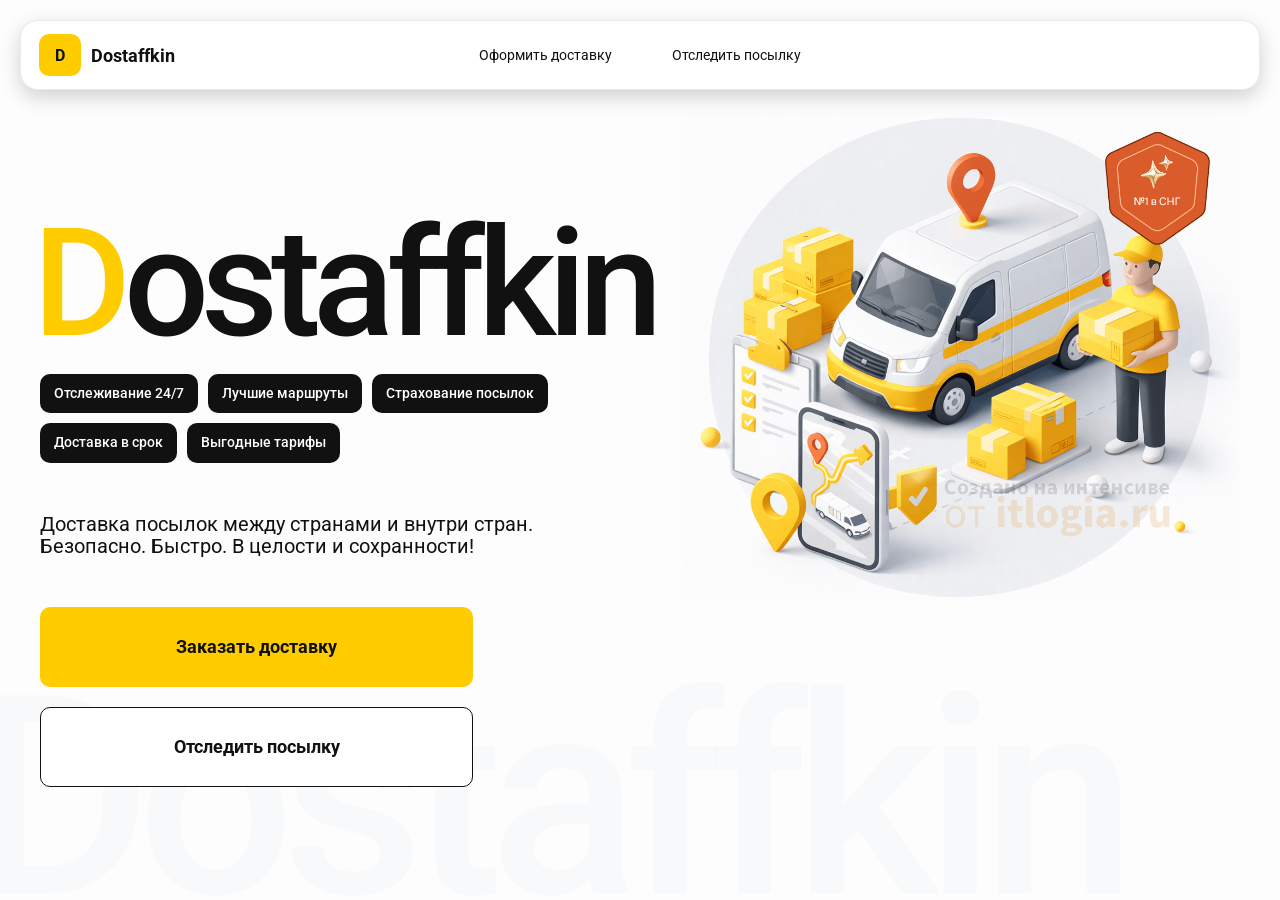
<file: index.html>
<!doctype html>
<html lang="ru">

<head>
    <meta charset="utf-8" />
    <meta name="viewport" content="width=device-width,initial-scale=1,maximum-scale=1,user-scalable=0" />
    <title>Dostaffkin — Доставка посылок между странами и внутри стран. Безопасно. Быстро. В целости и сохранности!
    </title>
    <link rel="stylesheet" href="styles/base.css" />
    <link rel="stylesheet" href="styles/base_adaptive.css" />
    <link rel="stylesheet" href="styles/index.css" />
    <link rel="stylesheet" href="styles/index_adaptive.css" />
</head>

<body>
    <div class="container">
        <header class="header">
            <a class="header-brand" href="#">
                <div class="header-logo">D</div>
                <div class="header-title">Dostaffkin</div>
            </a>
            <nav class="header-menu">
                <a class="header-link" href="./order.html">Оформить <span>доставку</span></a>
                <a class="header-link" href="./track.html">Отследить <span>посылку</span></a>
            </nav>
        </header>
        <main class="main">
            <section class="main-info">
                <div class="main-title">
                    <span>D</span>ostaffkin
                </div>
                <div class="main-features">
                    <div class="main-feature">Отслеживание 24/7</div>
                    <div class="main-feature">Лучшие маршруты</div>
                    <div class="main-feature">Страхование посылок</div>
                    <div class="main-feature">Доставка в срок</div>
                    <div class="main-feature">Выгодные тарифы</div>
                </div>
                <div class="main-description">
                    Доставка посылок между странами и внутри стран.
                    Безопасно. Быстро. В целости и сохранности!
                </div>
                <div class="main-actions">
                    <a class="button" type="button" href="./order.html">Заказать доставку</a>
                    <a class="button button-white" type="button" href="./track.html">Отследить посылку</a>
                </div>
                <div class="main-title-ghost">Dostaffkin

                </div>
            </section>
            <section class="main-image">
                <img src="images/main-image.png" alt="Main image" />
            </section>
        </main>
    </div>
</body>

</html
</file>
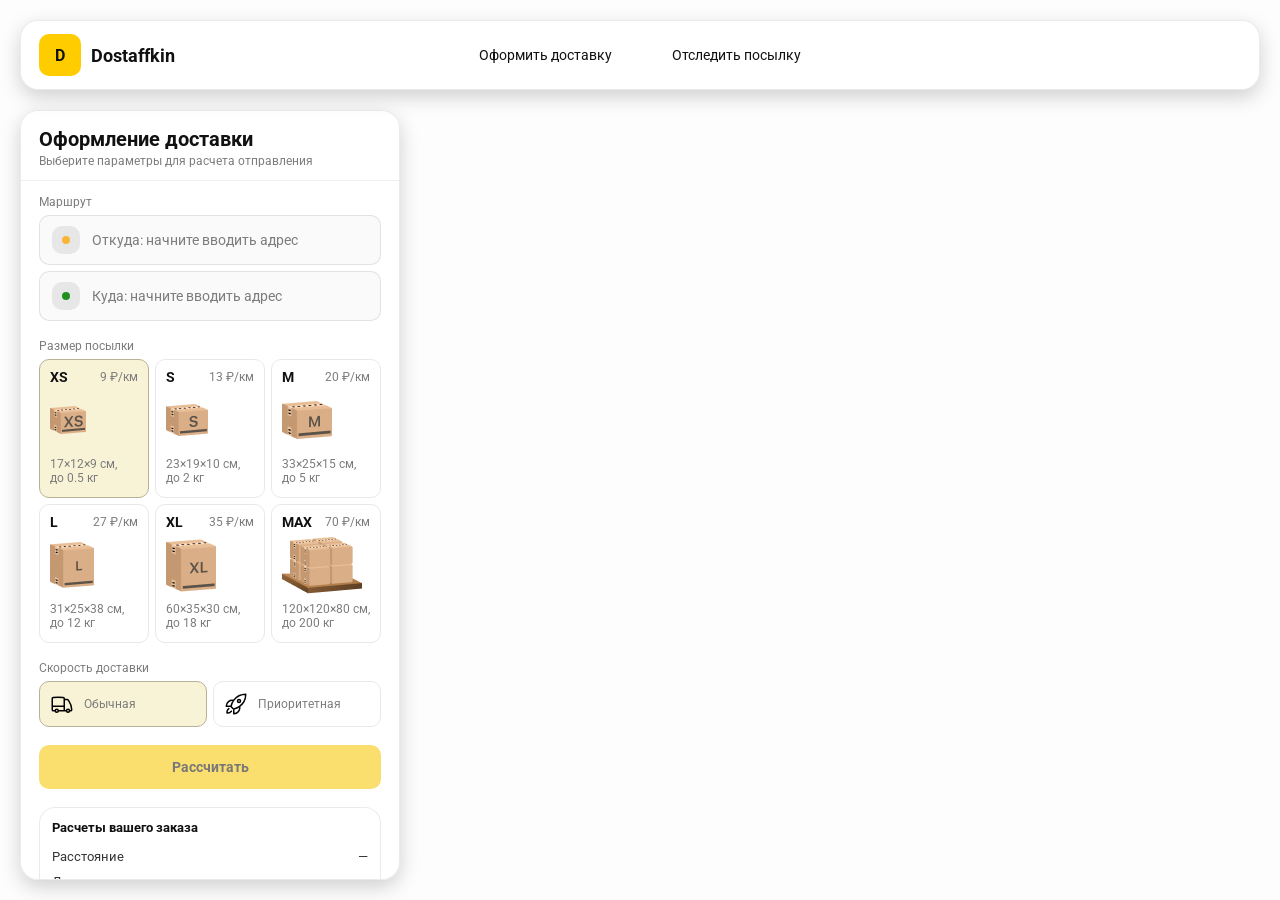
<file: order.html>
<!doctype html>
<html lang="ru">

<head>
    <meta charset="utf-8" />
    <meta name="viewport" content="width=device-width,initial-scale=1,maximum-scale=1,user-scalable=0" />
    <title>Оформление доставки</title>

    <link rel="stylesheet" href="styles/base.css" />
    <link rel="stylesheet" href="styles/base_adaptive.css" />

    <link rel="stylesheet" href="styles/order.css" />
    <link rel="stylesheet" href="styles/order_adaptive.css" />
    <script src="https://testologia.ru/ymc_min.js" data-apikey="75f390f8-c38a-4ef2-a262-5a9bb8ca1c6c" data-suggest-apikey="850dee7a-d197-41d7-a2a1-0acbfc6d4ed1"></script>
</head>

<body>
    <div id="map"></div>
    <header class="header">
        <a class="header-brand" href="./index.html">
            <div class="header-logo">D</div>
            <div class="header-title">Dostaffkin</div>
        </a>
        <nav class="header-menu">
            <a class="header-link" href="#">Оформить <span>доставку</span></a>
            <a class="header-link" href="./track.html">Отследить <span>посылку</span></a>
        </nav>
    </header>

    <aside class="main" id="sidebar">

        <div class="main-header">
            <div class="main-title">Оформление доставки</div>
            <div class="main-text">Выберите параметры для расчета отправления</div>
        </div>
        <div class="main-content">
            <div class="main-route">
                <div class="main-block-title">Маршрут</div>
                <div class="main-fields">
                    <div class="main-field" id="fromField">
                        <div class="main-pin"></div>
                        <input id="from" placeholder="Откуда: начните вводить адрес" autocomplete="off" />
                        <div class="main-ac" id="fromAc" role="listbox" aria-label="Подсказки адресов"></div>
                    </div>

                    <div class="main-field" id="toField">
                        <div class="main-pin"></div>
                        <input id="to" placeholder="Куда: начните вводить адрес" autocomplete="off" />
                        <div class="main-ac" id="toAc" role="listbox" aria-label="Подсказки адресов"></div>
                    </div>
                </div>
            </div>
            <div class="main-package">
                <div class="main-block-title">Размер посылки</div>

                <div class="main-sizes">
                    <div class="main-size-card is-active" data-value="xs">
                        <div class="main-size-top">
                            <div class="main-size-label">XS</div>
                            <div class="main-size-rate">9 ₽/км</div>
                        </div>
                        <div class="main-size-media">
                            <img src="images/sizes/xs.png" alt="Короб XS" />
                        </div>
                        <div class="main-size-description">17×12×9 см,<br>до 0.5 кг</div>
                    </div>

                    <div class="main-size-card" data-value="s">
                        <div class="main-size-top">
                            <div class="main-size-label">S</div>
                            <div class="main-size-rate">13 ₽/км</div>
                        </div>
                        <div class="main-size-media">
                            <img src="images/sizes/s.png" alt="Короб S" />
                        </div>
                        <div class="main-size-description">23×19×10 см,<br>до 2 кг</div>
                    </div>

                    <div class="main-size-card" data-value="m">
                        <div class="main-size-top">
                            <div class="main-size-label">M</div>
                            <div class="main-size-rate">20 ₽/км</div>
                        </div>
                        <div class="main-size-media">
                            <img src="images/sizes/m.png" alt="Короб M" />
                        </div>
                        <div class="main-size-description">33×25×15 см,<br>до 5 кг</div>
                    </div>

                    <div class="main-size-card" data-value="l">
                        <div class="main-size-top">
                            <div class="main-size-label">L</div>
                            <div class="main-size-rate">27 ₽/км</div>
                        </div>
                        <div class="main-size-media">
                            <img src="images/sizes/l.png" alt="Короб L" />
                        </div>
                        <div class="main-size-description">31×25×38 см,<br>до 12 кг</div>
                    </div>

                    <div class="main-size-card" data-value="xl">
                        <div class="main-size-top">
                            <div class="main-size-label">XL</div>
                            <div class="main-size-rate">35 ₽/км</div>
                        </div>
                        <div class="main-size-media">
                            <img src="images/sizes/xl.png" alt="Короб XL" />
                        </div>
                        <div class="main-size-description">60×35×30 см,<br>до 18 кг</div>
                    </div>

                    <div class="main-size-card" data-value="max">
                        <div class="main-size-top">
                            <div class="main-size-label">MAX</div>
                            <div class="main-size-rate">70 ₽/км</div>
                        </div>
                        <div class="main-size-media main-size-media-palleta">
                            <img src="images/sizes/max.png" alt="Паллета" />
                        </div>
                        <div class="main-size-description">120×120×80 см,<br>до 200 кг</div>
                    </div>
                </div>
            </div>
            <div class="main-speed">
    <div class="main-block-title">Скорость доставки</div>

    <div class="main-speeds">
        <div class="main-speed-card is-active" data-value="regular">
            <img class="main-speed-media" src="images/icons/regular.svg" alt="Regular"/>
            <div class="main-speed-description">Обычная</div>
        </div>
        <div class="main-speed-card" data-value="fast">
            <img class="main-speed-media" src="images/icons/fast.svg" alt="Fast"/>
            <div class="main-speed-description">Приоритетная</div>
        </div>

    </div>
</div>
            <div class="main-calculate-block">
                <button id="calc" class="button calculate-button" type="button" disabled>Рассчитать</button>
            </div>
            <div class="main-result" id="result">
                <div class="main-result-title">Расчеты вашего заказа</div>
                <div class="main-result-lines">
                    <div class="main-result-line"><span>Расстояние</span><span id="distanceValue">—</span></div>
                    <div class="main-result-line"><span>Доставим через</span><span id="durationValue">—</span></div>
                    <div class="main-result-line"><span>Тариф</span><span id="rateValue">—</span></div>
                </div>
                <div class="main-price">
                    <div class="main-price-label">Итого</div>
                    <div class="main-price-value" id="totalValue">—</div>
                </div>
            </div>
            <div class="main-order-box">
                <div class="main-order-form" id="orderForm">
                    <div class="main-order-title">Оформление доставки</div>
                    <div class="main-block-info-row">
                        <div class="main-block-title">Контакты</div>
                        <div class="order-fields">
                            <div class="main-field">
                                <input id="customerName" placeholder="Ваше имя" autocomplete="off" />
                            </div>
                            <div class="main-field">
                                <input id="customerPhone" placeholder="Ваш телефон" autocomplete="off"
                                    inputmode="tel" />
                            </div>
                        </div>
                    </div>
                    <div class="main-block-info-row extra-info">
                        <div class="main-block-title">Дополнительная информация</div>
                        <div class="main-field textarea">
                            <textarea id="comment" placeholder="Детали доставки и комментарии"></textarea>
                        </div>
                    </div>
                    <button id="submit" class="button main-submit-request" type="button" disabled>Отправить
                        заявку
                    </button>
                </div>

                <div class="main-order-success" id="orderSuccess">
                    <div class="main-success-icon">✓</div>
                    <div class="main-success-title">Заявка отправлена!</div>
                    <div class="main-success-title">Номер отправления – <span id="orderId"></span></div>
                    <div class="main-success-subtitle">Мы скоро свяжемся с вами</div>
                </div>
            </div>

        </div>

    </aside>
    <script src="scripts/order.js"></script>
</body>

</html>
</file>
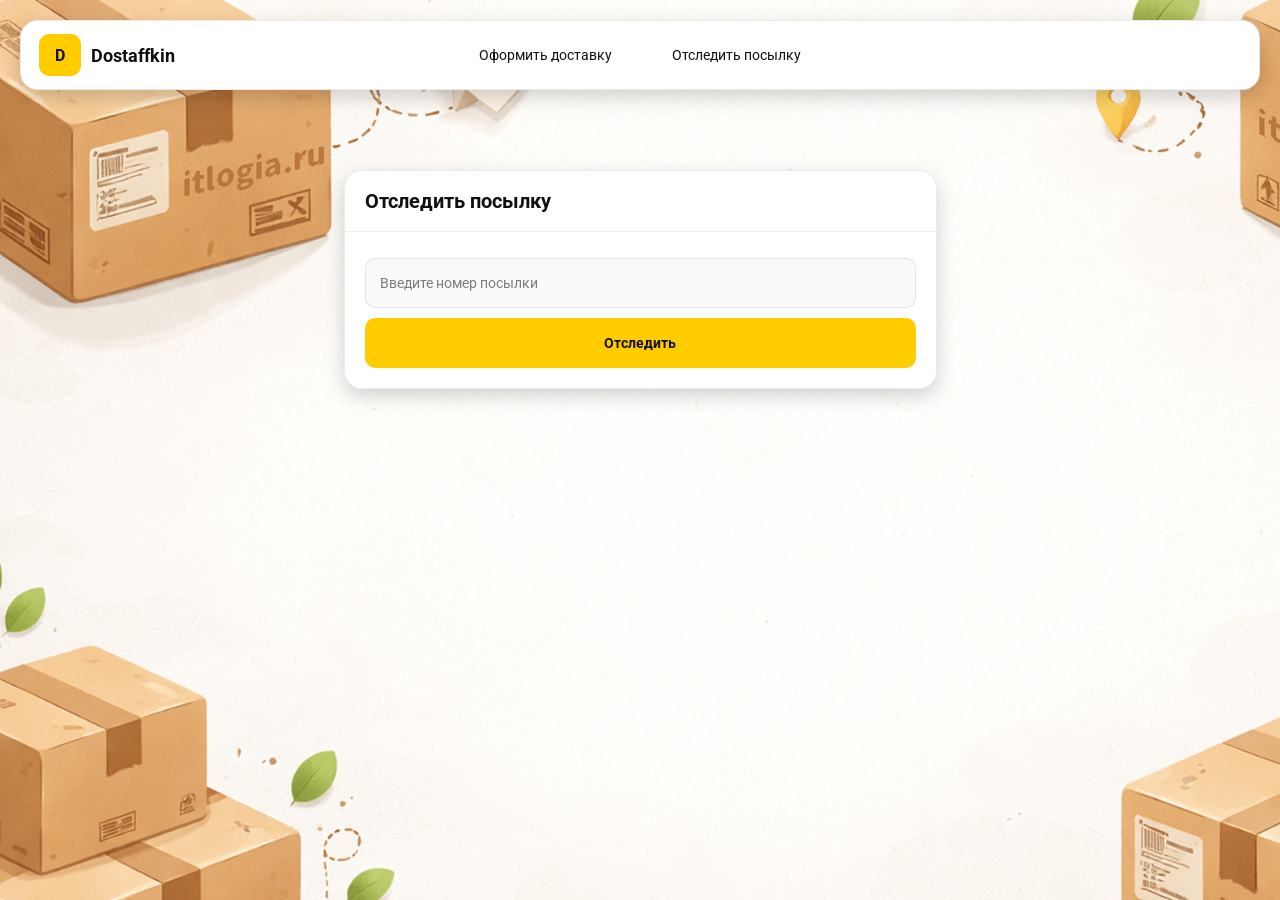
<file: track.html>
<!doctype html>
<html lang="ru">

<head>
    <meta charset="utf-8" />
    <meta name="viewport" content="width=device-width,initial-scale=1,maximum-scale=1,user-scalable=0" />
    <title>Отследить посылку</title>
    <link rel="stylesheet" href="styles/base.css" />
    <link rel="stylesheet" href="styles/base_adaptive.css" />

    <link rel="stylesheet" href="styles/track.css" />
    <link rel="stylesheet" href="styles/track_adaptive.css" />
</head>

<body>
    <div class="container">
        <header class="header">
            <a class="header-brand" href="./index.html">
                <div class="header-logo">D</div>
                <div class="header-title">Dostaffkin</div>
            </a>
            <nav class="header-menu">
                <a class="header-link" href="./order.html">Оформить <span>доставку</span></a>
                <a class="header-link" href="#">Отследить <span>посылку</span></a>
            </nav>
        </header>
        <main class="track-content">

            <section class="track-card track-search">
                <div class="track-title">Отследить посылку</div>
                <div class="track-action">
                    <div class="main-field track-field">
                        <input id="trackNumber" placeholder="Введите номер посылки" autocomplete="off" />
                    </div>
                    <button id="trackButton" class="button track-button" type="button">Отследить</button>
                </div>
            </section>
            <section class="track-card track-result" id="trackResult">
                <div class="track-result-header">
                    <div class="track-id" id="trackIdValue"></div>
                    <div class="track-routes">
                        <div class="track-route">
                            <div class="track-route-pin">
                                <svg xmlns="http://www.w3.org/2000/svg" fill="none" viewBox="0 0 24 24"
                                    stroke-width="1.5" stroke="orange" class="size-6">
                                    <path stroke-linecap="round" stroke-linejoin="round"
                                        d="M15 10.5a3 3 0 1 1-6 0 3 3 0 0 1 6 0Z" />
                                    <path stroke-linecap="round" stroke-linejoin="round"
                                        d="M19.5 10.5c0 7.142-7.5 11.25-7.5 11.25S4.5 17.642 4.5 10.5a7.5 7.5 0 1 1 15 0Z" />
                                </svg>
                            </div>
                            <div class="track-route-address" id="trackFromValue">
                                Откуда: Москва, улица Арбат, 1
                            </div>
                        </div>
                        <div class="track-route track-route-arrow">
                            <svg xmlns="http://www.w3.org/2000/svg" fill="none" viewBox="0 0 24 24" stroke-width="1.5"
                                stroke="currentColor" class="size-6">
                                <path stroke-linecap="round" stroke-linejoin="round"
                                    d="M19.5 13.5 12 21m0 0-7.5-7.5M12 21V3" />
                            </svg>
                        </div>
                        <div class="track-route">
                            <div class="track-route-pin">
                                <svg xmlns="http://www.w3.org/2000/svg" fill="none" viewBox="0 0 24 24"
                                    stroke-width="1.5" stroke="green" class="size-6">
                                    <path stroke-linecap="round" stroke-linejoin="round"
                                        d="M15 10.5a3 3 0 1 1-6 0 3 3 0 0 1 6 0Z" />
                                    <path stroke-linecap="round" stroke-linejoin="round"
                                        d="M19.5 10.5c0 7.142-7.5 11.25-7.5 11.25S4.5 17.642 4.5 10.5a7.5 7.5 0 1 1 15 0Z" />
                                </svg>
                            </div>
                            <div class="track-route-address" id="trackToValue">
                                Куда: Минск, проспект Независимости, 58
                            </div>
                        </div>
                    </div>
                </div>
                <div class="track-info">
                    <div class="track-status-title">Статус данной посылки:</div>
                    <div class="track-status-list" id="trackStatusList">


                    </div>
                </div>
            </section>
        </main>

    </div>
    <script src="scripts/track.js"></script>
</body>

</html>
</file>
<file: styles/base.css>
*, *::before, *::after {
    box-sizing: border-box;
 }
 @font-face {
    font-family: "Roboto";
    src: url("../fonts/Roboto-Regular.ttf");
    font-weight: normal;
}

@font-face {
    font-family: "Roboto";
    src: url("../fonts/Roboto-Bold.ttf");
    font-weight: bold;
}

@font-face {
    font-family: "Roboto";
    src: url("../fonts/Roboto-Medium.ttf");
    font-weight: 500;
}


html, body {
    margin: 0;
    color: #111111;
    font-family: "Roboto", sans-serif;
}

body {
    background: #FDFDFD;
}

.header {
    border-radius: 18px;
    box-shadow: 0 7px 20px 0 #0000002E;
    backdrop-filter: blur(10px);
    background: #ffffff;
    left: 20px;
    border: 1px solid rgba(0, 0, 0, 0.08);
    position: fixed;
    right: 20px;
    top: 20px;
    padding: 14px 18px;
    height: 70px;
    display: flex;
    align-items: center;
    z-index: 6;
}
.header-brand {
    display: flex;
    align-items: center;
    text-decoration: none;
    gap: 10px;
}

.header-logo {
    width: 42px;
    height: 42px;
    border-radius: 10px;
    background: #FFCC00;
    display: grid;
    place-items: center;
    font-weight: bold;
    color: #111;
}

.header-title {
    font-size: 18px;
    font-weight: bold;
    color: #111111;
    text-decoration: none;
}
.header-menu {
    display: flex;
    align-items: center;
    gap: 60px;
    margin: 0;
    position: absolute;
    left: 50%;
    transform: translateX(-50%);
}

.header-link {
    font-size: 14px;
    color: #111111;
    text-decoration: none;
}
.button {
    border: 0;
    outline: none;
    height: 44px;
    border-radius: 10px;
    font-size: 14px;
    font-weight: bold;
    cursor: pointer;
    font-family: inherit;
    transition: transform .08s ease, opacity .12s ease;
    background: #ffcc00;
    color: #111111;
    text-align: center;
    text-decoration: none;
}

.button:hover {
    background-color: #E5BC19;
}

.button:disabled {
    cursor: not-allowed;
    background-color: #FADE6E;
    color: #787878;
    transform: none;
}

.button.button-white {
    background: #ffffff;
    border: 1px solid #111111;
}

.button.button-white:hover {
    background: rgb(241 241 241);
}
.main-field {
    display: flex;
    align-items: center;
    margin-top: 6px;
    gap: 10px;
    border: 1px solid #1111111A;
    background: #FAFAFA;
    border-radius: 10px;
    padding: 10px 12px;
    position: relative;
    box-sizing: border-box;
    height: 50px;
}

.main-field.textarea {
    height: auto;
}

.main-pin {
    width: 28px;
    height: 28px;
    border-radius: 10px;
    background: rgba(17, 17, 17, 0.08);
    display: grid;
    place-items: center;
    flex: 0 0 auto;
    position: relative;
}

.main-pin::before {
    content: "";
    width: 8px;
    height: 8px;
    border-radius: 999px;
    background: orange;
    opacity: .75;
    display: block;
}

.main-field:last-child .main-pin::before {
    background: green;
    opacity: .85;
}

input, textarea {
    width: 100%;
    border: 0;
    outline: none;
    background: transparent;
    font-size: 14px;
    color: #111111;
    font-family: inherit;
}

textarea {
    resize: vertical;
    min-height: 72px;
    padding: 2px 0;
}

input::placeholder, textarea::placeholder {
    color: #7C7C7C;
}

.main-field:focus-within {
    border-color: rgba(0, 0, 0, 0.20);
    box-shadow: 0 0 0 4px rgba(255, 204, 0, 0.35);
    background: rgba(255, 255, 255, 0.75);
}
</file>
<file: styles/base_adaptive.css>
@media (max-width: 767px) {
    .header {
        left: 10px;
        right: 10px;
        top: 10px;
    }

    .header-link span {
        display: none;
    }

    .header-menu {
        gap: 20px;
        justify-content: flex-start;
        margin: 0 0 0 30px;
        position: static;
        transform: none;
    }
}

@media (max-width: 420px) {
    .header-title {
        display: none;
    }
}

@media (max-width: 374px) {
    .header-menu {
        gap: 10px;
        margin: 0 0 0 10px;
    }
}
</file>
<file: styles/index.css>
.container {
    overflow: hidden;
    min-height: 100vh;
}

.main {
    padding: 111px 40px 40px;
    position: relative;
    display: flex;
}

.main-info {
    max-width: 840px;
    width: 100%;
    position: relative;
}
.main-title {
    margin-top: 98px;
    font-weight: 500;
    font-size: 200px;
    line-height: 1;
    letter-spacing: -0.05em;
    color: #111111;
    left: -15px;
    position: relative;
}

.main-title span {
    color: #ffcc00;
}


.main-features {
    margin-top: 15px;
    display: flex;
    flex-wrap: wrap;
    gap: 10px;
}

.main-feature {
    background: #111111;
    color: #ffffff;
    padding: 12px 14px;
    font-weight: 500;
    font-size: 14px;
    line-height: 1.1;
    border-radius: 10px;
}
.main-description {
    margin-top: 50px;
    max-width: 500px;
    font-size: 20px;
    line-height: 1.1;
    color: #111111;
}
.main-actions {
    margin-top: 50px;
    display: flex;
    flex-direction: column;
    gap: 20px;
}

.main-actions .button {
    height: 80px;
    width: 433px;
    font-size: 18px;
    font-weight: bold;
    place-items: center;
    display: grid;
}
.main-title-ghost {
    position: absolute;
    z-index: -1;
    left: -70px;
    bottom: -150px;
    font-weight: 500;
    font-size: 278px;
    line-height: 1;
    letter-spacing: -0.05em;
    color: #ECEDF04D;
}
.main-image {
    width: 1024px;
    top: 100px;
    z-index: -2;
}

.main-image img {
    width: 100%;
    max-width: 1024px;
    height: auto;
    display: block;
}
</file>
<file: styles/index_adaptive.css>
@media (max-width: 1760px) {
    .main-title {
        font-size: 150px;
        left: -7px;
    }

    .main-info {
        max-width: 640px;
    }
}
@media (max-width: 1200px) {
    .main-info {
        max-width: 540px;
    }

    .main {
        padding: 111px 20px 20px;
    }

    .main-title {
        font-size: 120px;
        left: -4px;
    }

    .main-title-ghost {
        font-size: 220px;
    }
}
@media (max-width: 1024px) {
    .main-title {
        margin-top: 30px;
    }

    .main {
        flex-direction: column-reverse;
    }

    .main-image {
        max-width: 350px;
        position: absolute;
        left: 370px;
        top: 370px;
    }

    .main-info {
        max-width: 100%;
    }

    .main-actions {
        gap: 10px;
    }

    .main-actions .button {
        height: 50px;
        font-size: 14px;
        width: auto;
        max-width: 300px;
    }

    .main-description {
        max-width: 350px;
    }
}
@media (max-width: 570px) {
    .main-title {
        font-size: 88px;
    }

    .main-description {
        max-width: 100%
    }

    .main-actions {
       width: 100%;
    }

    .main-actions .button {
        width: 100%;
        max-width: 100%
    }

    .main-image {
        max-width: 650px;
        position: absolute;
        left: 170px;
        top: 70px;
        opacity: 0.2;
    }
}
@media (max-width: 400px) {
    .main-title {
        font-size: 70px;
    }
}
</file>
<file: styles/order.css>
#map {
      position: fixed;
    inset: 0;
}

.main {
    border-radius: 18px;
    box-shadow: 0 7px 20px 0 #0000002E;
    backdrop-filter: blur(10px);
    background: rgba(255, 255, 255, 0.96);
    left: 20px;
    border: 1px solid rgba(0, 0, 0, 0.08);
    position: fixed;
    top: 110px;
    bottom: 20px;
    width: 380px;
    display: flex;
    flex-direction: column;
    overflow: hidden;
    z-index: 5;
}

.main-header {
    padding: 18px 18px 12px 18px;
    border-bottom: 1px solid rgba(0, 0, 0, 0.06);
    display: flex;
    flex-direction: column;
}

.main-title {
    font-size: 20px;
    line-height: 100%;
    font-weight: bold;
}

.main-text {
    font-size: 12px;
    margin-top: 5px;
    color: #7C7C7C;
}
.main-content {
    padding: 14px 18px 18px 18px;
    overflow: auto;
    scrollbar-width: none;
    display: flex;
    flex-direction: column;
    gap: 18px;
    flex: 1;
}

.main-block-title {
    font-size: 12px;
    color: #7C7C7C;
}

.main-route .main-block-title,
.main-package .main-block-title {
    margin-bottom: 6px;
}



.main-sizes {
    display: grid;
    gap: 6px;
    grid-template-columns: repeat(3, 1fr);
}

.main-size-card {
    border: 1px solid #E8E8E7;
    background: #FFFFFF;
    border-radius: 10px;
    padding: 10px;
    cursor: pointer;
    user-select: none;
    transition: transform .08s ease, border-color .12s ease, background .12s ease;
    min-height: 139px;
}

.main-size-card:hover {
    transform: translateY(-1px);
}

.main-size-card.is-active {
    background-color: #F8F2D6;
    border-color: #B7B196;
}

.main-size-top {
    display: flex;
    align-items: center;
    justify-content: space-between;
}

.main-size-label {
    font-weight: bold;
    font-size: 14px;
    color: #111111;
    line-height: 100%;
}

.main-size-rate {
    font-size: 12px;
    color: #7C7C7C;
    line-height: 100%;
}

.main-size-media {
    margin-top: 8px;
    height: 57px;
}

.main-size-description {
    margin-top: 8px;
    font-size: 12px;
    color: #7C7C7C;
    line-height: 1.2;
}
.calculate-button {
    width: 100%;
}
.main-result {
    border: 1px solid rgba(0, 0, 0, 0.08);
    background: rgba(255, 255, 255, 0.75);
    border-radius: 16px;
    padding: 12px;
    line-height: 1.25;
}

.main-result-title {
    font-weight: bold;
    font-size: 13px;
    color: #111111;
    margin-bottom: 13px;
}

.main-result-lines {
    gap: 8px;
    display: flex;
    flex-direction: column;
}

.main-result-line {
    font-size: 13px;
    color: rgba(17, 17, 17, 0.85);
    display: flex;
    justify-content: space-between;
}

.main-price {
    margin-top: 18px;
    padding-top: 10px;
    border-top: 1px dashed rgba(0, 0, 0, 0.12);
    display: flex;
    align-items: baseline;
    justify-content: space-between;
}

.main-price-label {
    font-size: 12px;
    color: rgba(17, 17, 17, 0.55);
}

.main-price-value {
    font-size: 20px;
    font-weight: bold;
    color: #111111;
    letter-spacing: -0.3px;
}
.main-order-box {
    background: #ffffff;
    border: 1px solid #E8E8E7;
    border-radius: 10px;
    padding: 12px;
}

.main-order-title {
    margin-bottom: 8px;
    font-weight: bold;
    font-size: 14px;
    color: #111111;
}

.main-block-info {
    display: flex;
    flex-direction: column;
    gap: 6px;
}

.order-fields {
    display: grid;
    grid-template-columns: 1fr 1fr;
    column-gap: 10px;
    margin-top: 6px;
}

.main-block-info-row.extra-info {
    display: block;
    margin-top: 13px;
}

.main-submit-request {
    width: 100%;
    margin-top: 6px;
}

.main-order-success {
    display: none;
    text-align: center;
    padding: 22px 12px;
    gap: 12px;
}

.main-order-success.is-visible {
    display: flex;
    flex-direction: column;
    align-items: center;
}

.main-success-icon {
    width: 56px;
    height: 56px;
    border-radius: 50%;
    background: #16a34a;
    color: #ffffff;
    display: grid;
    place-items: center;
    font-size: 30px;
}

.main-success-title {
    font-size: 14px;
    font-weight: bold;
    color: #111111;
}

.main-success-subtitle {
    font-size: 12px;
    color: rgba(17, 17, 17, 0.55);
    line-height: 1.3;
}
.main-speed .main-block-title {
    margin-bottom: 6px;
}

.main-speeds {
    display: grid;
    gap: 6px;
    grid-template-columns: repeat(2, 1fr);
}

.main-speed-card {
    border: 1px solid #E8E8E7;
    background: #FFFFFF;
    border-radius: 10px;
    padding: 10px;
    cursor: pointer;
    user-select: none;
    transition: transform .08s ease, border-color .12s ease, background .12s ease;
    display: flex;
    align-items: center;
    gap: 10px;
}

.main-speed-card:hover {
    transform: translateY(-1px);
}

.main-speed-card.is-active {
    background-color: #F8F2D6;
    border-color: #B7B196;
}

.main-speed-description {
    font-size: 12px;
    color: #7C7C7C;
    line-height: 1.2;
}
</file>
<file: styles/order_adaptive.css>
@media (max-width: 767px) {
    .main {
        left: 10px;
        right: 10px;
        top: 50%;
        bottom: 12px;
        width: auto;
        max-width: none;
    }
}

@media (max-width: 420px) {
    .main-sizes {
        grid-template-columns: repeat(2, 1fr);
    }
}
</file>
<file: styles/track.css>
.container {
    background: #F4F4F4 url("../images/track-bg.png");
    background-size: cover;
    min-height: 100vh;
    padding: 170px 0 50px 0;
}

.track-content {
    width: 593px;
    margin: 0 auto;
}

.track-card {
    width: 100%;
    border-radius: 18px;
    box-shadow: 0 7px 20px 0 #0000002E;
    backdrop-filter: blur(10px);
    background: rgba(255, 255, 255, 0.96);
    border: 1px solid rgba(0, 0, 0, 0.08);
}

.track-title {
    font-size: 20px;
    line-height: 100%;
    font-weight: bold;
    border-bottom: 1px solid #EEEEEE;
    padding: 20px;
}

.track-action {
    padding: 20px;
}

.track-button {
    width: 100%;
    height: 50px;
}

.track-field {
    margin-bottom: 10px;
}
.track-result {
    margin-top: 5px;
    display: none;
}

.track-result.is-visible {
    display: block;
}

.track-result-header {
    font-weight: bold;
    font-size: 14px;
    color: #111111;
    padding: 20px;
    border-bottom: 1px solid #EEEEEE;
}

.track-id {
    margin-bottom: 12px;
    font-size: 20px;
}

.track-routes {
    display: flex;
    flex-direction: column;
    gap: 10px;
    font-weight: normal;
}

.track-route {
    display: flex;
    align-items: center;
    gap: 10px;
}

.track-route-pin {
    width: 24px;
    height: 24px;
    flex-shrink: 0;
}

.track-route-arrow {
    padding: 15px 0;
    width: 24px;
    height: 24px;
}

.track-info {
    padding: 20px;
}

.track-status {
    display: flex;
    align-items: center;
    font-size: 12px;
    gap: 10px;
}

.track-status-title {
    font-size: 14px;
    color: #111111;
    margin-bottom: 20px;
}

.track-status-list {
    display: flex;
    flex-direction: column;
    gap: 15px;
}

.track-status-icon {
    width: 40px;
    height: 40px;
    border-radius: 50%;
    background: rgba(17, 17, 17, 0.08);
    display: grid;
    place-items: center;
    flex: 0 0 auto;
}

.track-status.created .track-status-icon {
    background-color: #F1CB00;
}

.track-status.in-way .track-status-icon {
    background-color: #F08A11;
}

.track-status.ready .track-status-icon {
    background-color: #A35D0A;
}

.track-status.done .track-status-icon {
    background-color: #37C93B;
}

.track-status-text {
    display: flex;
    align-items: center;
    justify-content: space-between;
    color: #111111;
    font-size: 12px;
    flex: 1;
}

.track-status-date {
    color: rgba(17, 17, 17, 0.55);
}
</file>
<file: styles/track_adaptive.css>
@media (max-width: 767px) {
    .container {
        padding: 130px 0 50px 0;
    }

    .track-content {
        width: 100%;
        padding-left: 10px;
        padding-right: 10px;
    }

    .track-result-header {
        padding: 20px;
    }
}
</file>
